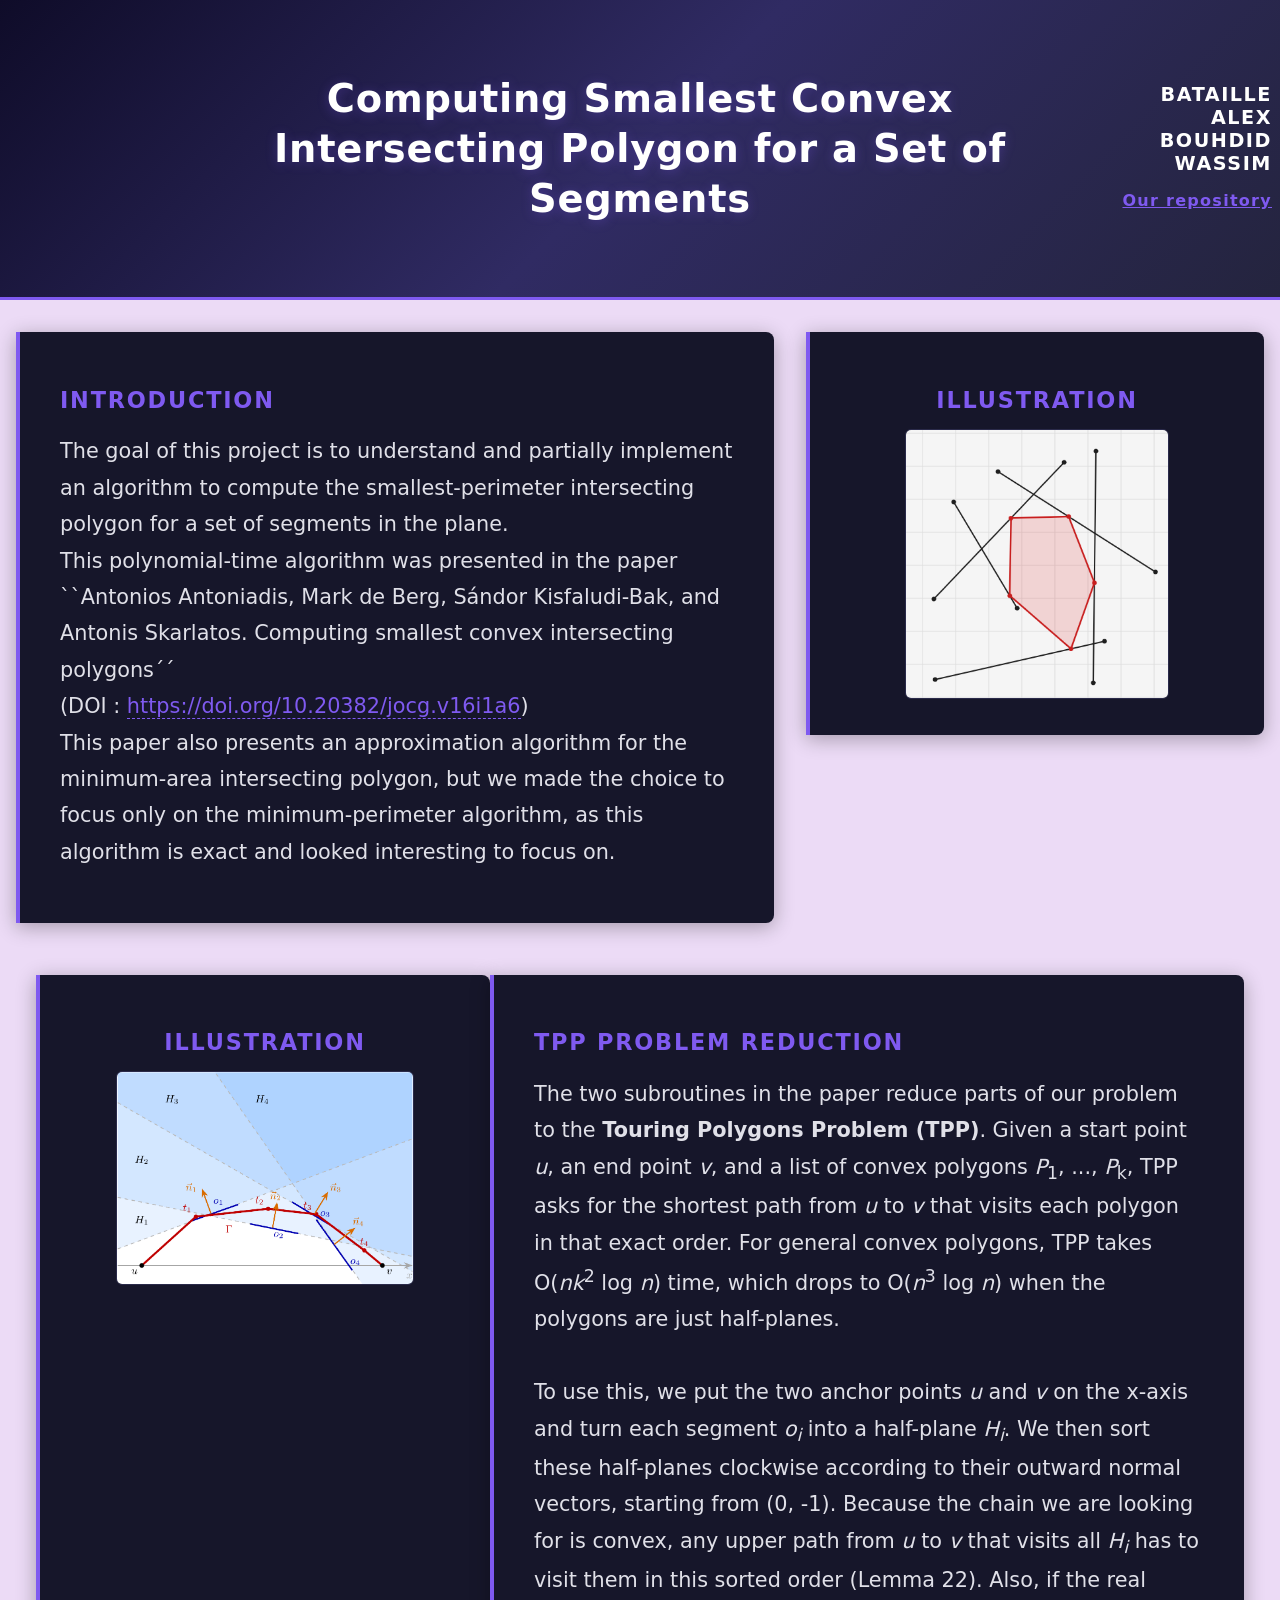
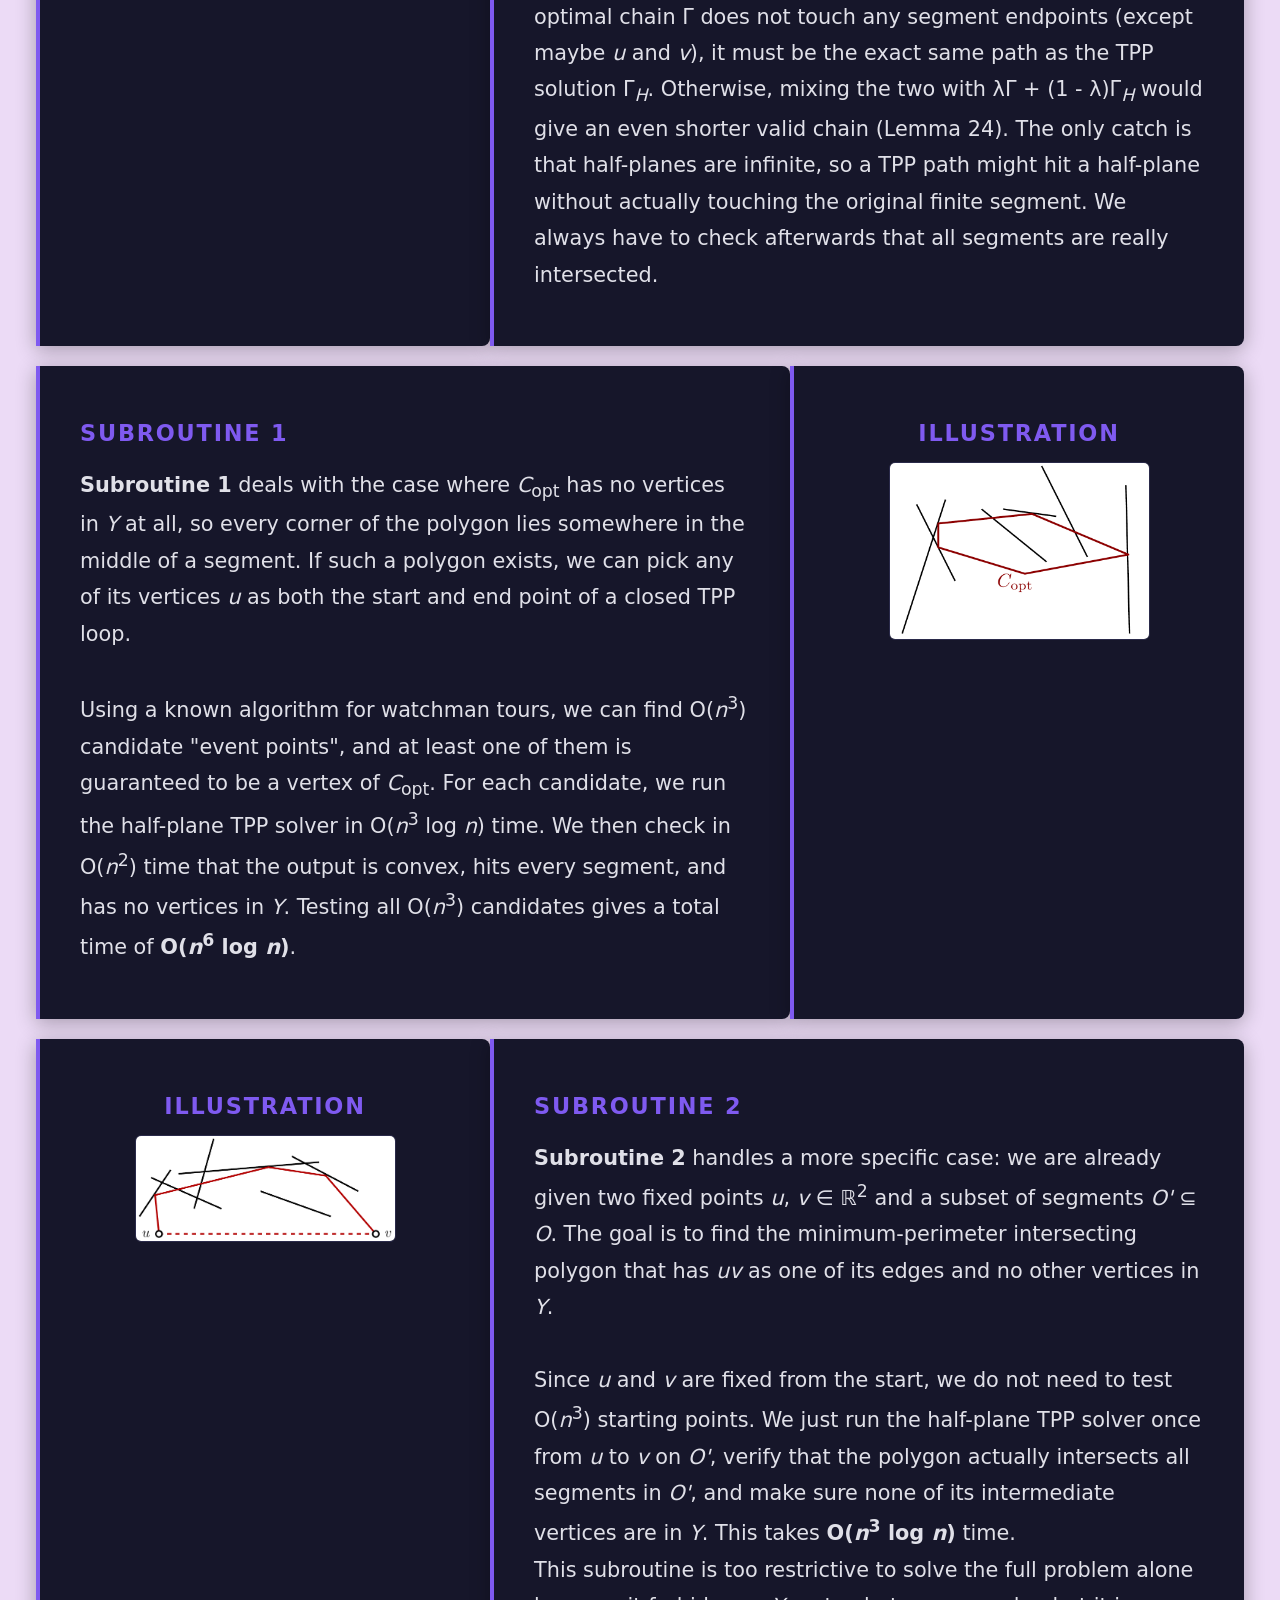
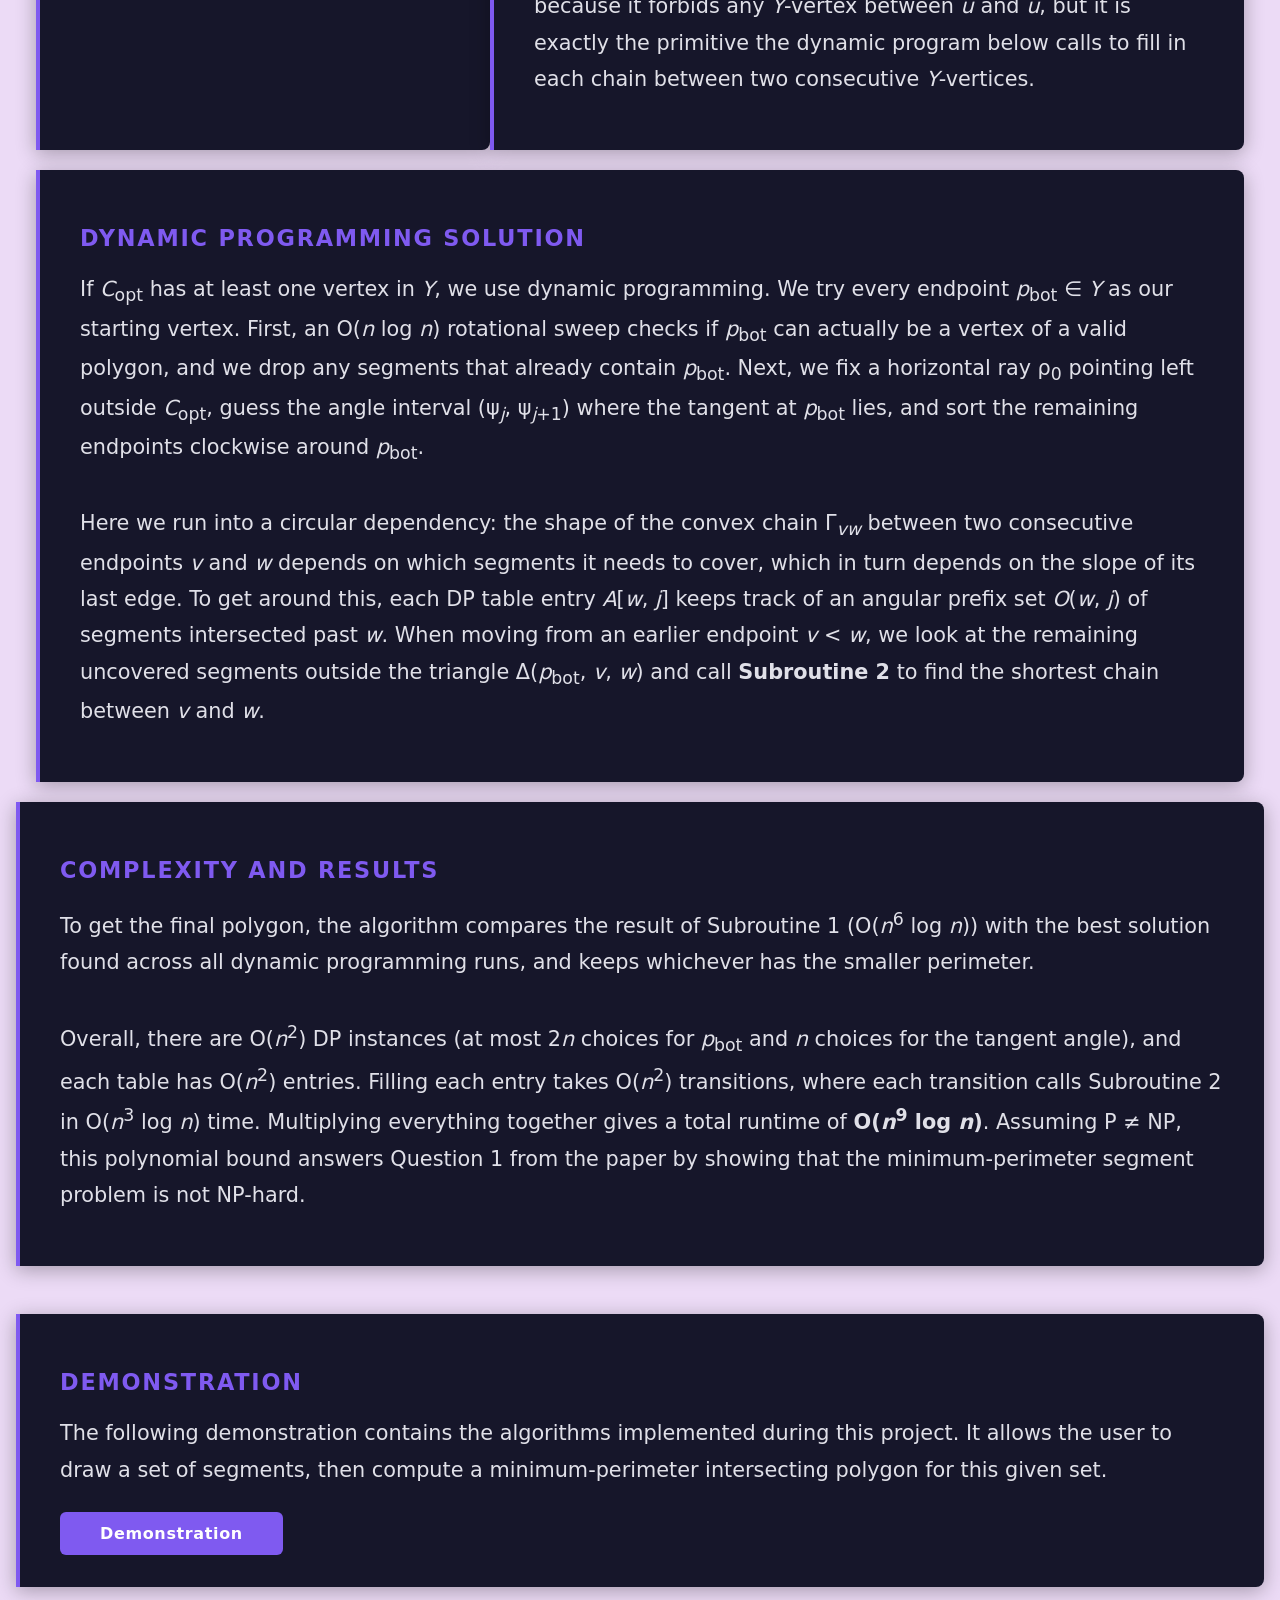
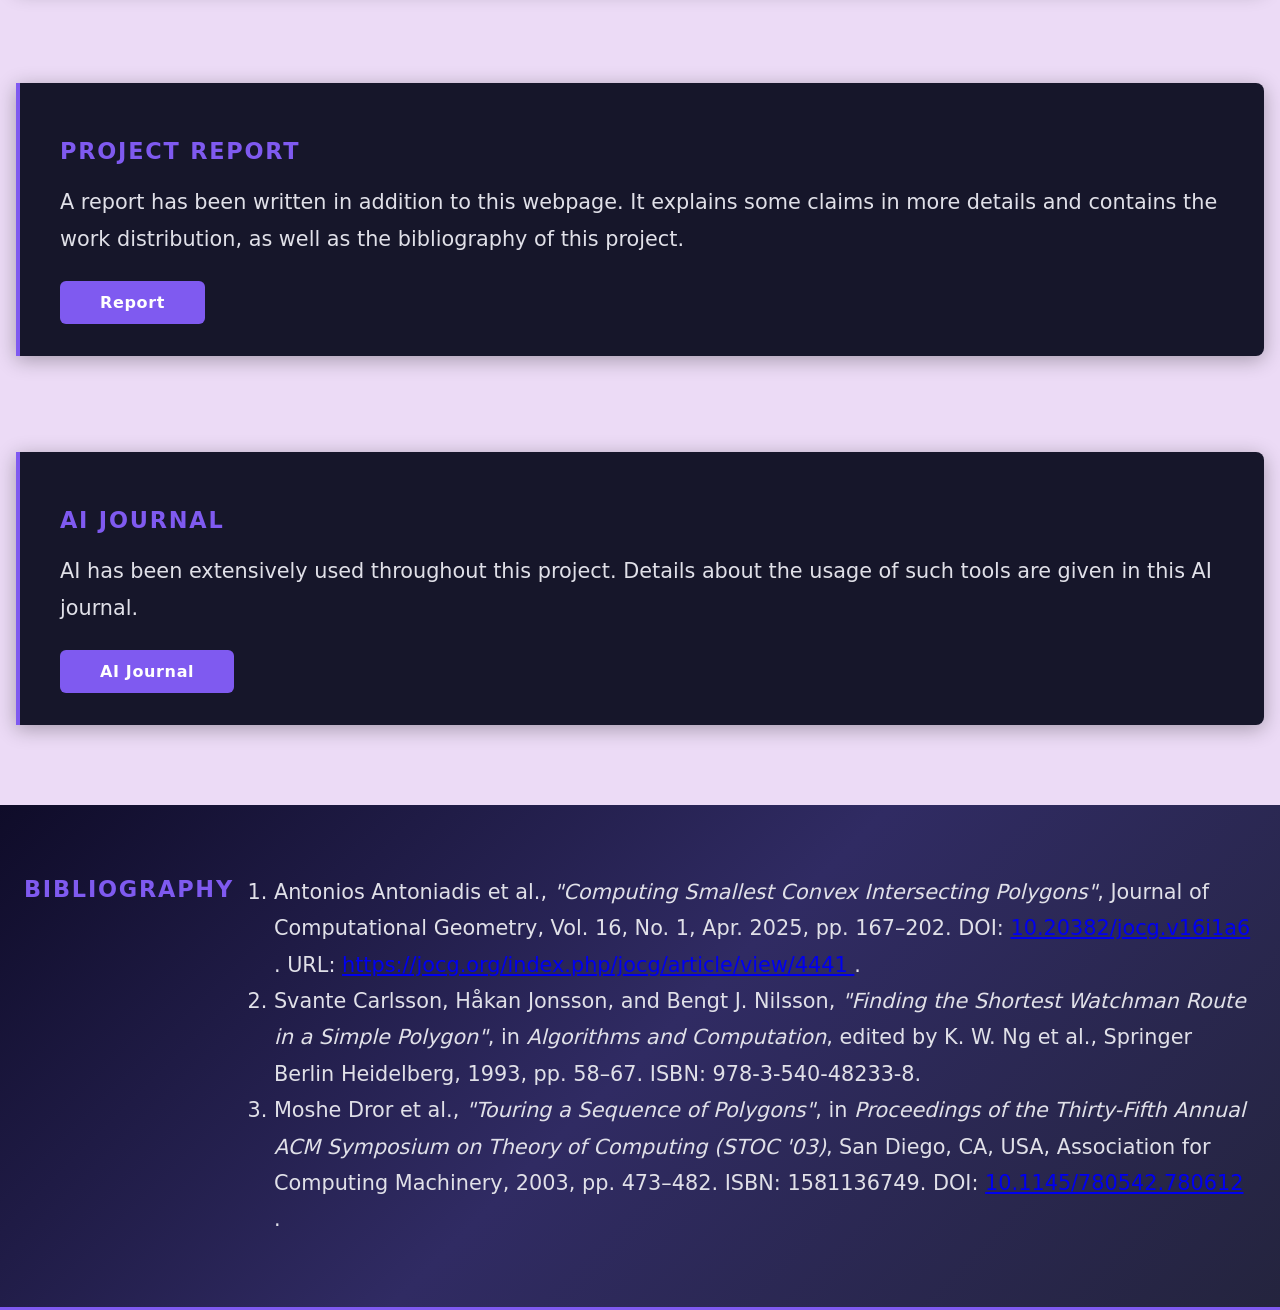
<file: index.html>
<!DOCTYPE html>
<html lang="en">
<head>
  <meta charset="UTF-8">
  <title>Home Page</title>
  <link rel="stylesheet" href="style.css">
</head>
<body>
<div id="title">
    <h1>
        Computing Smallest Convex Intersecting Polygon for a Set of Segments
    </h1>
    <div id="authors">
        <h4>Bataille Alex <br> Bouhdid Wassim</h4>
        <a href="https://github.com/Alexei-X/info-F420-project">Our repository</a>
    </div>
</div>

<div class="content-row">
    <div class="introduction">
        <h3>Introduction</h3>
        <p>
           The goal of this project is to understand and partially implement an algorithm to compute the smallest-perimeter intersecting
            polygon for a set of segments in the plane. <br>
            This polynomial-time algorithm was presented in the paper ``Antonios Antoniadis, Mark de Berg, Sándor Kisfaludi-Bak, 
            and Antonis Skarlatos. Computing smallest convex intersecting polygons´´ 
            <br>(DOI : <a href="https://doi.org/10.20382/jocg.v16i1a6"> https://doi.org/10.20382/jocg.v16i1a6</a>)
            <br>This paper also presents an approximation algorithm for the minimum-area intersecting polygon, but we made the choice to 
            focus only on the minimum-perimeter algorithm, as this algorithm is exact and looked interesting to focus on. 
        </p>
    </div>

    <div id="illustration">
        <h3>Illustration</h3>
        <img src="images/general_polygon.png" alt="illustration image">
    </div>

    <div id="algorithm-explanation">
         <div class="parts">

            <div id="reduction">
                <h3>Illustration</h3>
                <img src="images/reduction.png" alt="illustration image">
            </div>

            <div class="introduction">
                <h3>TPP problem reduction</h3>
                <p>
                    The two subroutines in the paper reduce parts of our problem to the <strong>Touring Polygons Problem (TPP)</strong>. Given a start point <i>u</i>, an end point <i>v</i>, and a list of convex polygons <i>P</i><sub>1</sub>, ..., <i>P</i><sub>k</sub>, TPP asks for the shortest path from <i>u</i> to <i>v</i> that visits each polygon in that exact order. For general convex polygons, TPP takes O(<i>nk</i><sup>2</sup> log <i>n</i>) time, which drops to O(<i>n</i><sup>3</sup> log <i>n</i>) when the polygons are just half-planes.
                    <br><br>
                    To use this, we put the two anchor points <i>u</i> and <i>v</i> on the x-axis and turn each segment <i>o<sub>i</sub></i> into a half-plane <i>H<sub>i</sub></i>. We then sort these half-planes clockwise according to their outward normal vectors, starting from (0, -1). Because the chain we are looking for is convex, any upper path from <i>u</i> to <i>v</i> that visits all <i>H<sub>i</sub></i> has to visit them in this sorted order (Lemma 22). Also, if the real optimal chain &Gamma; does not touch any segment endpoints (except maybe <i>u</i> and <i>v</i>), it must be the exact same path as the TPP solution &Gamma;<sub><i>H</i></sub>. Otherwise, mixing the two with &lambda;&Gamma; + (1 - &lambda;)&Gamma;<sub><i>H</i></sub> would give an even shorter valid chain (Lemma 24). The only catch is that half-planes are infinite, so a TPP path might hit a half-plane without actually touching the original finite segment. We always have to check afterwards that all segments are really intersected.
                </p>
            </div>

            
        </div>
        <div class="parts">
            <div class="introduction">
                <h3>Subroutine 1</h3>
                <p>
                    <strong>Subroutine 1</strong> deals with the case where <i>C</i><sub>opt</sub> has no vertices in <i>Y</i> at all, so every corner of the polygon lies somewhere in the middle of a segment. If such a polygon exists, we can pick any of its vertices <i>u</i> as both the start and end point of a closed TPP loop.
                    <br><br>
                    Using a known algorithm for watchman tours, we can find O(<i>n</i><sup>3</sup>) candidate "event points", and at least one of them is guaranteed to be a vertex of <i>C</i><sub>opt</sub>. For each candidate, we run the half-plane TPP solver in O(<i>n</i><sup>3</sup> log <i>n</i>) time. We then check in O(<i>n</i><sup>2</sup>) time that the output is convex, hits every segment, and has no vertices in <i>Y</i>. Testing all O(<i>n</i><sup>3</sup>) candidates gives a total time of <strong>O(<i>n</i><sup>6</sup> log <i>n</i>)</strong>.
                 </p>
            </div>

            <div id="illustration">
                <h3>Illustration</h3>
                <img src="images/illustration.png" alt="illustration image">
            </div>
        </div>
        <div class="parts">

            <div id="illustration">
                <h3>Illustration</h3>
                <img src="images/subroutineII.png" alt="illustration image">
            </div>

            <div class="introduction">
                <h3>Subroutine 2</h3>
                <p>
                    <strong>Subroutine 2</strong> handles a more specific case: we are already given two fixed points <i>u</i>, <i>v</i> &in; &#8477;<sup>2</sup> and a subset of segments <i>O'</i> &subseteq; <i>O</i>. The goal is to find the minimum-perimeter intersecting polygon that has <i>uv</i> as one of its edges and no other vertices in <i>Y</i>.
                    <br><br>
                    Since <i>u</i> and <i>v</i> are fixed from the start, we do not need to test O(<i>n</i><sup>3</sup>) starting points. We just run the half-plane TPP solver once from <i>u</i> to <i>v</i> on <i>O'</i>, verify that the polygon actually intersects all segments in <i>O'</i>, and make sure none of its intermediate vertices are in <i>Y</i>. This takes <strong>O(<i>n</i><sup>3</sup> log <i>n</i>)</strong> time. 
                            <br> This subroutine is too restrictive to solve the full problem alone because it forbids any <i>Y</i>-vertex between <i>u</i> and <i>u</i>, but it is exactly the primitive the dynamic program below calls to fill in each chain between two consecutive 
                            <i>Y</i>-vertices.
                </p>
            </div>

            
        </div>

       

        <div class="parts">
            <div class="introduction">
                <h3>Dynamic programming solution</h3>
                <p>
                    If <i>C</i><sub>opt</sub> has at least one vertex in <i>Y</i>, we use dynamic programming. We try every endpoint <i>p</i><sub>bot</sub> &in; <i>Y</i> as our starting vertex. First, an O(<i>n</i> log <i>n</i>) rotational sweep checks if <i>p</i><sub>bot</sub> can actually be a vertex of a valid polygon, and we drop any segments that already contain <i>p</i><sub>bot</sub>. Next, we fix a horizontal ray &rho;<sub>0</sub> pointing left outside <i>C</i><sub>opt</sub>, guess the angle interval (&psi;<sub><i>j</i></sub>, &psi;<sub><i>j</i>+1</sub>) where the tangent at <i>p</i><sub>bot</sub> lies, and sort the remaining endpoints clockwise around <i>p</i><sub>bot</sub>.
                    <br><br>
                    Here we run into a circular dependency: the shape of the convex chain &Gamma;<sub><i>vw</i></sub> between two consecutive endpoints <i>v</i> and <i>w</i> depends on which segments it needs to cover, which in turn depends on the slope of its last edge. To get around this, each DP table entry <i>A</i>[<i>w</i>, <i>j</i>] keeps track of an angular prefix set <i>O</i>(<i>w</i>, <i>j</i>) of segments intersected past <i>w</i>. When moving from an earlier endpoint <i>v</i> &lt; <i>w</i>, we look at the remaining uncovered segments outside the triangle &Delta;(<i>p</i><sub>bot</sub>, <i>v</i>, <i>w</i>) and call <strong>Subroutine 2</strong> to find the shortest chain between <i>v</i> and <i>w</i>.
                 </p>
            </div>

        </div>
        
         <div class="finalPart">

            <div class="introduction">
                <h3>Complexity and results</h3>
                <p>
                    To get the final polygon, the algorithm compares the result of Subroutine 1 (O(<i>n</i><sup>6</sup> log <i>n</i>)) with the best solution found across all dynamic programming runs, and keeps whichever has the smaller perimeter.
                    <br><br>
                    Overall, there are O(<i>n</i><sup>2</sup>) DP instances (at most 2<i>n</i> choices for <i>p</i><sub>bot</sub> and <i>n</i> choices for the tangent angle), and each table has O(<i>n</i><sup>2</sup>) entries. Filling each entry takes O(<i>n</i><sup>2</sup>) transitions, where each transition calls Subroutine 2 in O(<i>n</i><sup>3</sup> log <i>n</i>) time. Multiplying everything together gives a total runtime of <strong>O(<i>n</i><sup>9</sup> log <i>n</i>)</strong>. Assuming P &ne; NP, this polynomial bound answers Question 1 from the paper by showing that the minimum-perimeter segment problem is not NP-hard.
                </p>
            </div>
            
        </div>

    </div>

    <div id="demonstration">
        <h3>Demonstration</h3>
        <p>
            The following demonstration contains the algorithms implemented during this project. It allows the user to draw a set of segments, then compute a minimum-perimeter 
                    intersecting polygon for this given set. 
        </p>
        <a href="demo.html">
            <button id="demo_button">
                Demonstration
            </button>
        </a>
    </div>
    <div id="demonstration">
        <h3>Project Report</h3>
        <p>
            A report has been written in addition to this webpage. It explains some claims in more details and contains the work distribution, as well as the bibliography of this project. 
        </p>
        <a href="report/report/main.pdf">
            <button id="demo_button">Report</button>
        </a>
    </div>

    <div id="demonstration">
        <h3>AI Journal</h3>
        <p>
            AI has been extensively used throughout this project. Details about the usage of such tools are given in this AI journal. 
        </p>
        <a href="AIJournal.html">
            <button id="demo_button">AI Journal</button>
        </a>
    </div>

</div>
<div id="title">
    <h3>Bibliography</h4>
    <ol class="bibliography">
        <li>
            Antonios Antoniadis et al.,
            <em>"Computing Smallest Convex Intersecting Polygons"</em>,
            Journal of Computational Geometry, Vol. 16, No. 1, Apr. 2025,
            pp. 167–202.
            DOI:
            <a href="https://doi.org/10.20382/jocg.v16i1a6" target="_blank">
                10.20382/jocg.v16i1a6
            </a>.
            URL:
            <a href="https://jocg.org/index.php/jocg/article/view/4441" target="_blank">
                https://jocg.org/index.php/jocg/article/view/4441
            </a>.
        </li>

        <li>
            Svante Carlsson, Håkan Jonsson, and Bengt J. Nilsson,
            <em>"Finding the Shortest Watchman Route in a Simple Polygon"</em>,
            in <em>Algorithms and Computation</em>,
            edited by K. W. Ng et al.,
            Springer Berlin Heidelberg, 1993,
            pp. 58–67.
            ISBN: 978-3-540-48233-8.
        </li>

        <li>
            Moshe Dror et al.,
            <em>"Touring a Sequence of Polygons"</em>,
            in <em>Proceedings of the Thirty-Fifth Annual ACM Symposium on Theory of Computing (STOC '03)</em>,
            San Diego, CA, USA,
            Association for Computing Machinery, 2003,
            pp. 473–482.
            ISBN: 1581136749.
            DOI:
            <a href="https://doi.org/10.1145/780542.780612" target="_blank">
                10.1145/780542.780612
            </a>.
        </li>
    </ol>
</div>

</body>


</html>
</file>
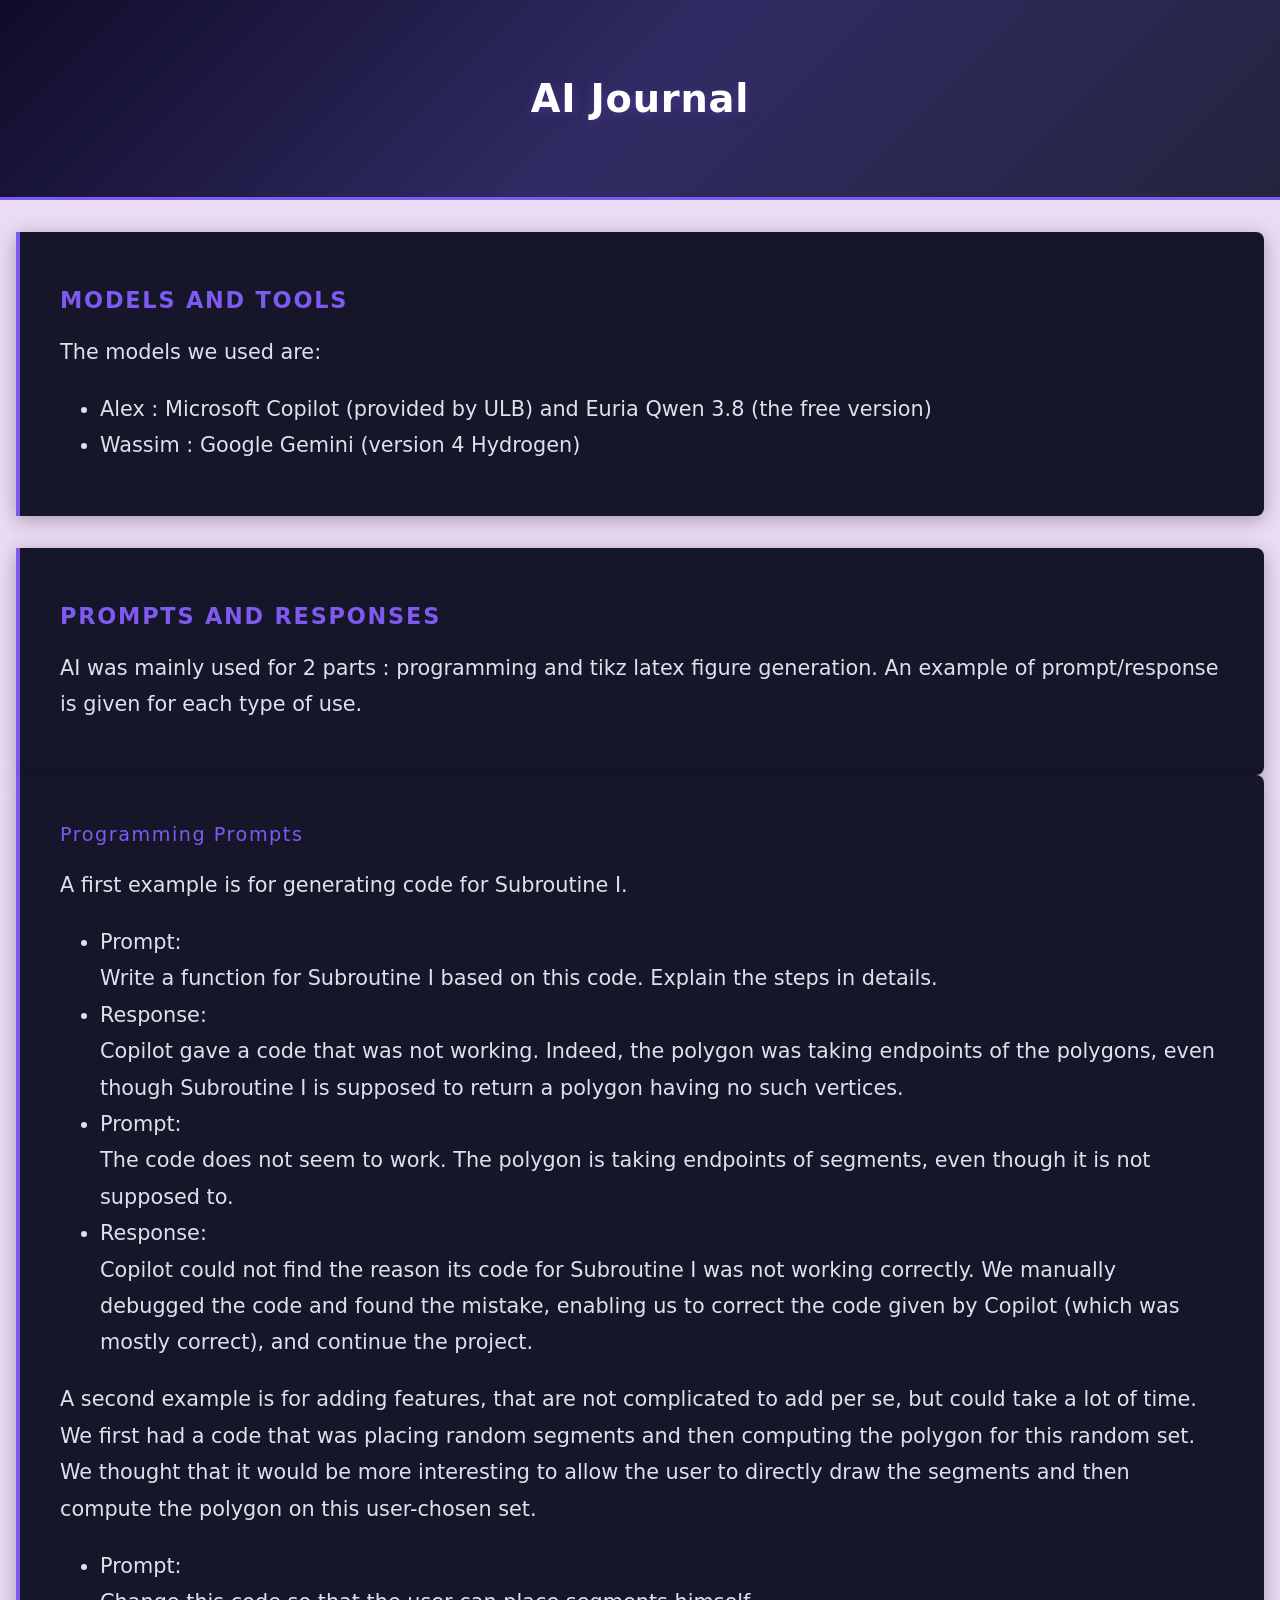
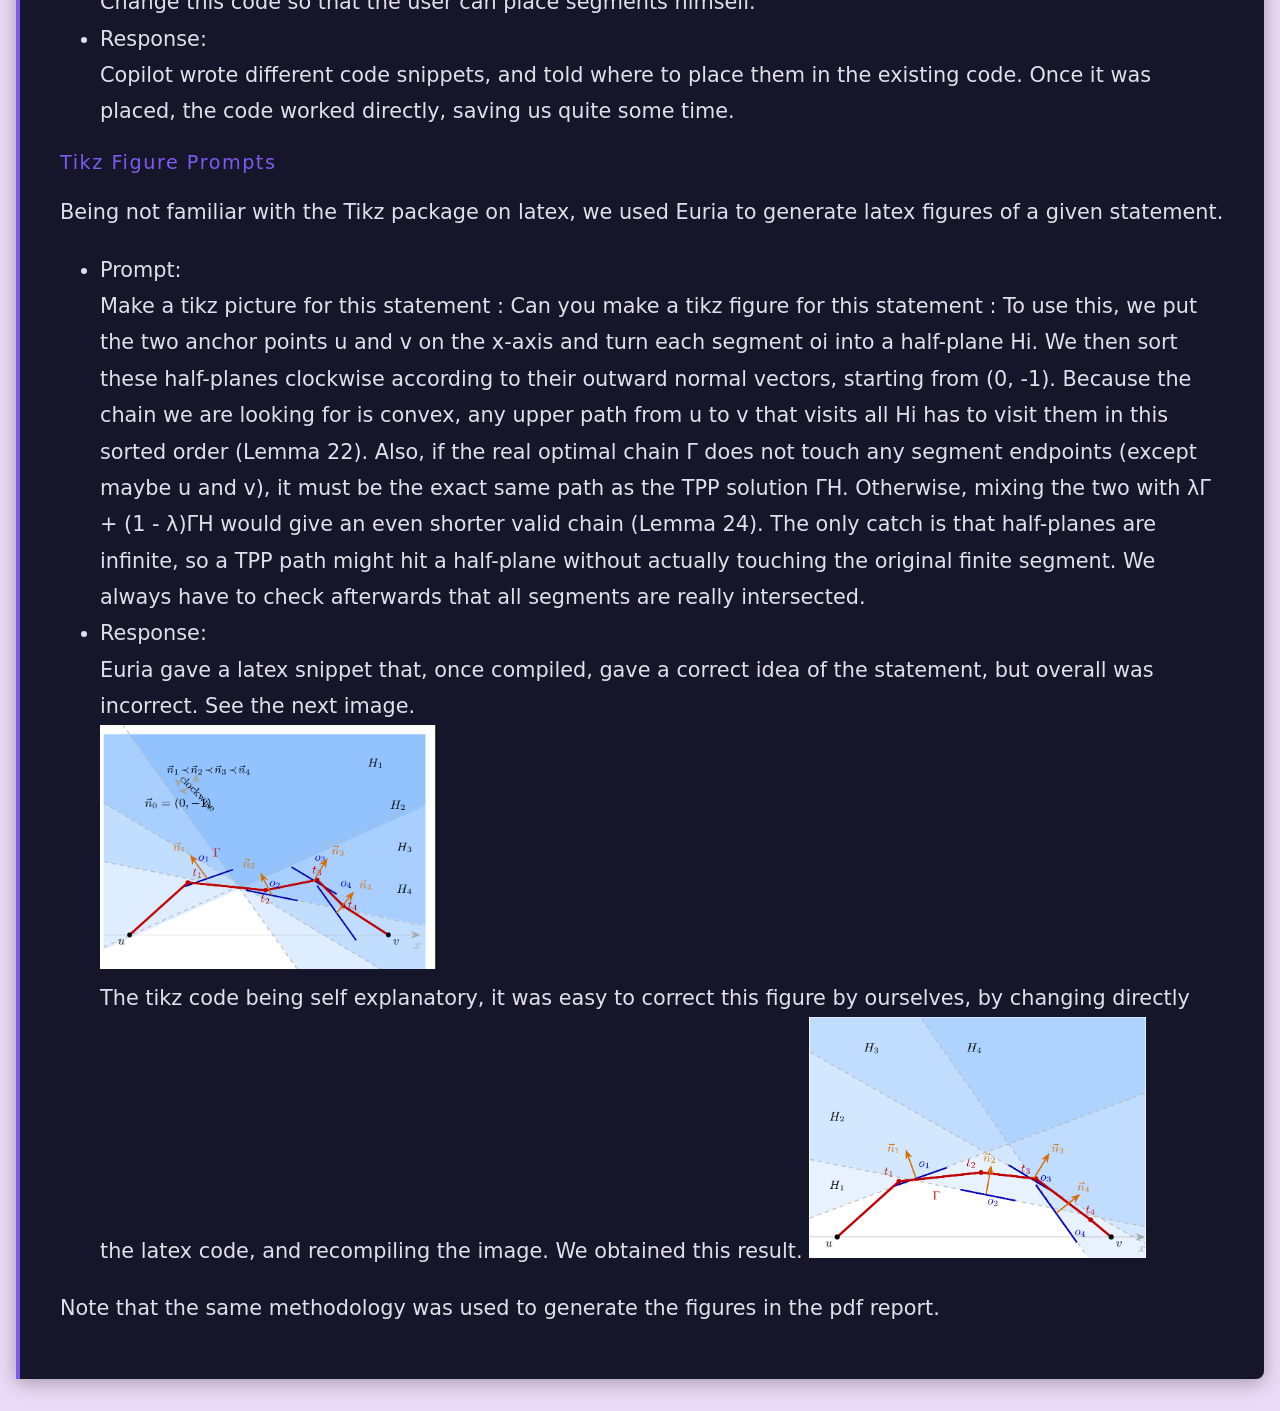
<file: AIJournal.html>
<!DOCTYPE html>
<html lang="en">
<head>
  <meta charset="UTF-8">
  <title>AI Journal Page</title>
  <link rel="stylesheet" href="style.css">
</head>
<body>
<div id="title">
    <h1>
        AI Journal
    </h1>
</div>

<div class="content-row">
    <div class="introduction">
        <h3>Models and Tools</h3>
        <p>
            The models we used are:
        </p>
        <ul>
            <li>Alex : Microsoft Copilot (provided by ULB) and Euria Qwen 3.8 (the free version)</li>
            <li>Wassim : Google Gemini (version 4 Hydrogen)</li>
        </ul>
    </div>
    
    <div id="algorithm-explanation">
        <div class="introduction">
            <h3>Prompts and Responses</h3>
            <p>
                AI was mainly used for 2 parts : programming and tikz latex figure generation. An example of prompt/response is given for each type of use. 
            </p>
        </div>
        <div class="introduction">
            <h2>Programming Prompts</h2>
            <p>
                A first example is for generating code for Subroutine I. 
            </p>
            <ul>
                <li>Prompt: <br>Write a function for Subroutine I based on this code. Explain the steps in details.</li>
                <li>Response: <br>Copilot gave a code that was not working. Indeed, the polygon was taking endpoints of the polygons, even though Subroutine I is supposed to return 
                        a polygon having no such vertices. </li>
                <li>Prompt: <br>The code does not seem to work. The polygon is taking endpoints of segments, even though it is not supposed to. </li>
                <li>Response: <br>Copilot could not find the reason its code for Subroutine I was not working correctly. We manually debugged the code and found the mistake, enabling us 
                        to correct the code given by Copilot (which was mostly correct), and continue the project. </li>
            </ul>
            <p>
                A second example is for adding features, that are not complicated to add per se, but could take a lot of time. We first had a code that was placing random 
                        segments and then computing the polygon for this random set. We thought that it would be more interesting to allow the user to directly draw the segments 
                        and then compute the polygon on this user-chosen set. 
            </p>
            <ul>
                <li>Prompt: <br>Change this code so that the user can place segments himself. </li>
                <li>Response: <br>Copilot wrote different code snippets, and told where to place them in the existing code. Once it was placed, the code worked directly, saving us 
                        quite some time. </li>
            </ul>
            <h2>Tikz Figure Prompts</h2>
            <p>
                Being not familiar with the Tikz package on latex, we used Euria to generate latex figures of a given statement. 
            </p>
            <ul>
                <li>Prompt: <br>Make a tikz picture for this statement : Can you make a tikz figure for this statement :
To use this, we put the two anchor points u and v on the x-axis and turn each segment oi into a half-plane Hi. We then sort these half-planes clockwise according to their outward normal vectors, starting from (0, -1). Because the chain we are looking for is convex, any upper path from u to v that visits all Hi has to visit them in this sorted order (Lemma 22). Also, if the real optimal chain Γ does not touch any segment endpoints (except maybe u and v), it must be the exact same path as the TPP solution ΓH. Otherwise, mixing the two with λΓ + (1 - λ)ΓH would give an even shorter valid chain (Lemma 24). The only catch is that half-planes are infinite, so a TPP path might hit a half-plane without actually touching the original finite segment. We always have to check afterwards that all segments are really intersected.</li>
                <li>Response: <br>Euria gave a latex snippet that, once compiled, gave a correct idea of the statement, but overall was incorrect. See the next image.</li>
                <img src="images/euria_bad_fig.png" width="30%" height="auto" alt="">
                        <br>
                The tikz code being self explanatory, it was easy to correct this figure by ourselves, by changing directly the latex code, and recompiling the image. We obtained this result. 
                <img src="images/reduction.png" width="30%" height="auto" alt="">
            </ul>
            <p>
                Note that the same methodology was used to generate the figures in the pdf report. 
            </p>
        </div>
    </div>
</div>


</body>
</html>
</file>
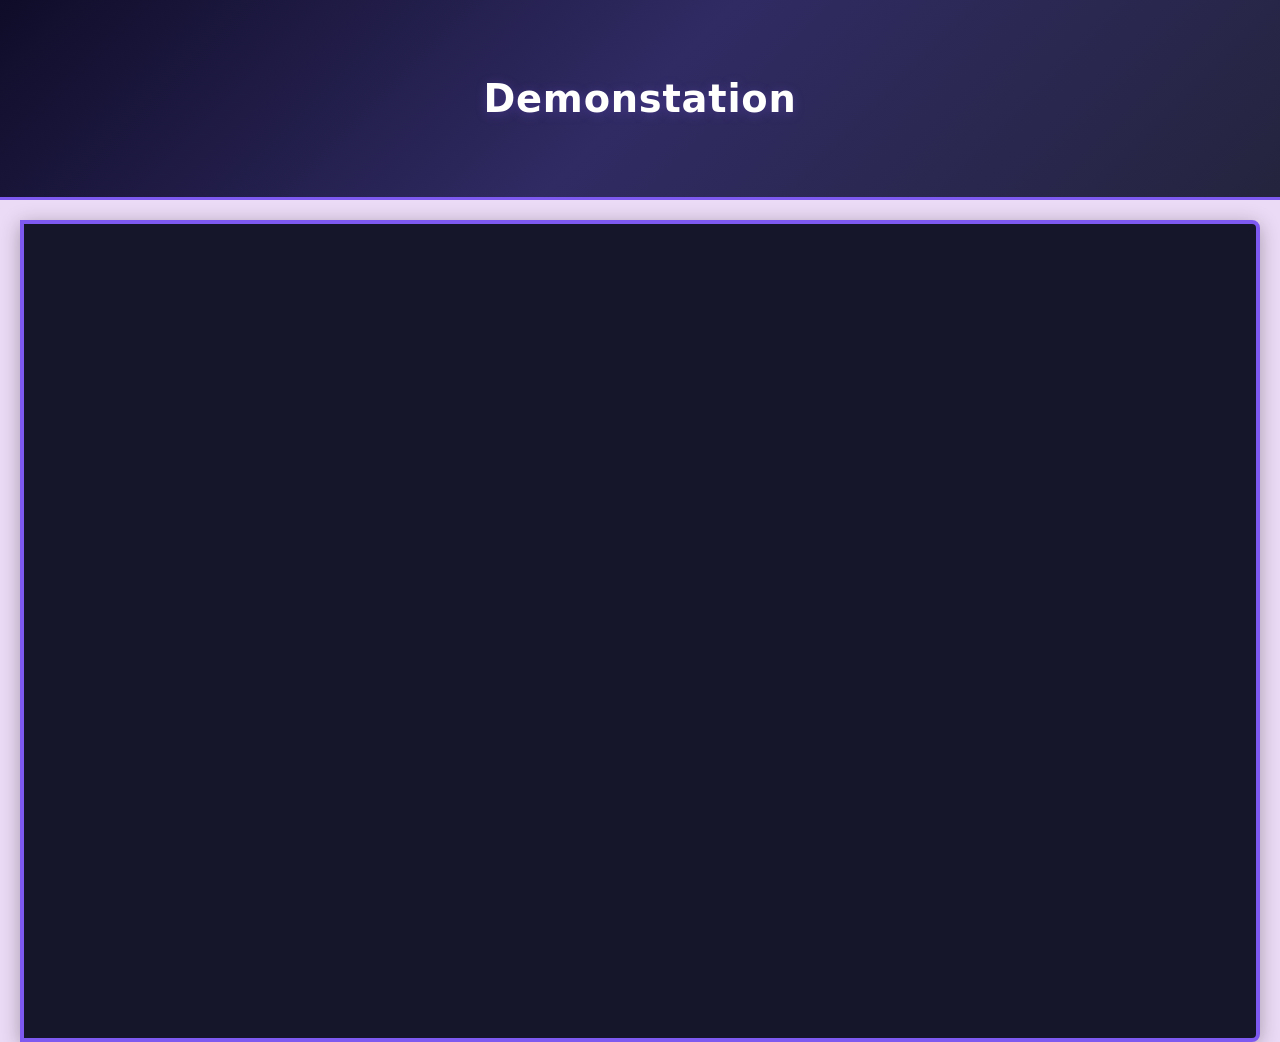
<file: demo.html>
<!DOCTYPE html>
<html>
<src>
<link rel="stylesheet" href="style.css">
</src>
<head>
  <title>Page Title</title>
</head>
<body>

  <div id="title">
    <h1>
        Demonstation
    </h1>
</div>

<div id="demoDisplayDiv">
  <div id = "demoScriptWrapper">

  
    <iframe 
    src="https://wizardly-mestorf-2hwx8n.csb.app/"
    style="width:1200px; height:700px; border:none; overflow:hidden;"
    title="Démo" 
    id="demoFrame"
  ></iframe>
  </div>
</div>


</body>


</html>
</file>
<file: style.css>
html, body {
    margin: 0;
    padding: 0;
    background-color: rgba(160, 79, 213, 0.2);
}

body{
    height: 10vh;
}

h3 {
    font-family: 'Segoe UI', system-ui, sans-serif;
    font-size: 1.4rem;
    font-weight: 600;
    color: #7f5af0;
    margin-bottom: 1rem;
    text-transform: uppercase;
    letter-spacing: 0.08em;
}

h2 {
    font-family: 'Segoe UI', system-ui, sans-serif;
    font-size: 1.2rem;
    font-weight: 400;
    color: #7f5af0;
    margin-bottom: 1rem;
    letter-spacing: 0.08em;
}

h4 {
    font-family: 'Segoe UI', system-ui, sans-serif;
    font-size: 1.2rem;
    font-weight: 600;
    color: #fffffe;
    margin-bottom: 1rem;
    text-transform: uppercase;
    letter-spacing: 0.08em;
}

ul {
    font-family: 'Segoe UI', system-ui, sans-serif;
    font-size: 1.3rem;
    line-height: 1.75;
    color: #e0e0e8;
}

ol {
    font-family: 'Segoe UI', system-ui, sans-serif;
    font-size: 1.3rem;
    line-height: 1.75;
    color: #e0e0e8;
}

#title {
    display: flex;
    justify-content: center;
    padding: 3rem 1.5rem;
    background: linear-gradient(135deg, #0f0c29, #302b63, #24243e);
    border-bottom: 3px solid #7f5af0;
}

#title h1 {
    font-family: 'Segoe UI', system-ui, sans-serif;
    font-size: clamp(1.4rem, 3.5vw, 2.4rem);
    font-weight: 700;
    color: #fffffe;
    text-align: center;
    letter-spacing: 0.02em;
    line-height: 1.3;
    max-width: 800px;
    text-shadow: 0 2px 12px rgba(127, 90, 240, 0.3);
}

#authors {
    position: absolute;
    left: 87%;
    top:1%;
    justify-content: right;
    text-align: right;
    align-items: right;
    padding: 3rem 0.5rem;
}

#authors a {
    font-family: 'Segoe UI', system-ui, sans-serif;
    font-size: 1rem;
    font-weight: 600;
    color: #7f5af0;
    margin-bottom: 1rem;
    letter-spacing: 0.08em;
}

.content-row {
    display: flex;
    flex-wrap: wrap;
    gap: 2rem;
    padding: 2rem 1rem;
    align-items: flex-start;
}

.introduction {
    flex: 1 1 400px;
    padding: 2rem 2.5rem;
    background: #16162a;
    border-left: 4px solid #7f5af0;
    border-radius: 0 8px 8px 0;
    box-shadow: 0 4px 20px rgba(0, 0, 0, 0.3);
}

.introduction p {
    font-family: 'Segoe UI', system-ui, sans-serif;
    font-size: 1.3rem;
    line-height: 1.75;
    color: #e0e0e8;
}

.introduction a {
    color: #7f5af0;
    text-decoration: none;
    border-bottom: 1px dashed #7f5af0;
    transition: color 0.2s, border-color 0.2s;
}

.introduction a:hover {
    font-size: 101%;
    color: #a78bfa;
    border-bottom-color: #a78bfa;
}

#illustration {
    flex: 1 1 100px;
    padding: 2rem 2.5rem;
    background: #16162a;
    border-left: 4px solid #7f5af0;
    border-radius: 0 8px 8px 0;
    box-shadow: 0 4px 20px rgba(0, 0, 0, 0.3);
    align-items: center;
    text-align: center;
}

#illustration img {
    width: 70%;
    height: auto;
    border-radius: 6px;
    border: 1px solid #2a2a4a;
}

#reduction {
    flex: 1 1 100px;
    padding: 2rem 2.5rem;
    background: #16162a;
    border-left: 4px solid #7f5af0;
    border-radius: 0 8px 8px 0;
    box-shadow: 0 4px 20px rgba(0, 0, 0, 0.3);
    align-items: center;
    text-align: center;
}

#reduction img {
    width: 80%;
    height: auto;
    border-radius: 6px;
    border: 1px solid #2a2a4a;
}

#demonstration {
    max-width: 1200px;
    margin: 1rem auto 3rem;
    padding: 2rem 2.5rem;
    background: #16162a;
    border-left: 4px solid #7f5af0;
    border-radius: 0 8px 8px 0;
    box-shadow: 0 4px 20px rgba(0, 0, 0, 0.3);
}

#demonstration p {
    font-family: 'Segoe UI', system-ui, sans-serif;
    font-size: 1.3rem;
    line-height: 1.75;
    color: #e0e0e8;
    margin-bottom: 1.5rem;
}

#demonstration a {
    text-decoration: none;
}

#demo_button {
    font-family: 'Segoe UI', system-ui, sans-serif;
    font-size: 1rem;
    font-weight: 600;
    letter-spacing: 0.04em;
    color: #fffffe;
    background: #7f5af0;
    border: none;
    border-radius: 6px;
    padding: 0.75rem 2.5rem;
    cursor: pointer;
    transition: background 0.2s, transform 0.15s, box-shadow 0.2s;
}

#demo_button:hover {
    background: #a78bfa;
    transform: translateY(-2px);
    box-shadow: 0 6px 18px rgba(127, 90, 240, 0.4);
}

#demo_button:active {
    transform: translateY(0);
}

#demoDisplayDiv{
display: block;
}

#demoFrame{
    display: flex;
    margin-left: auto;
    margin-right: auto;
    margin-top: 25px;
    margin-bottom: 25px;
}

#demoFrame html{
    overflow:hidden;
}

#demoScriptWrapper{
    margin: 20px;
    padding: 2rem 2.5rem;
    background: #16162a;
    border: 4px solid #7f5af0;
    border-radius: 0 8px 8px 0;
    box-shadow: 0 4px 20px rgba(0, 0, 0, 0.3);

}


.parts{
    display: flex;
    margin: 20px;
}
</file>
